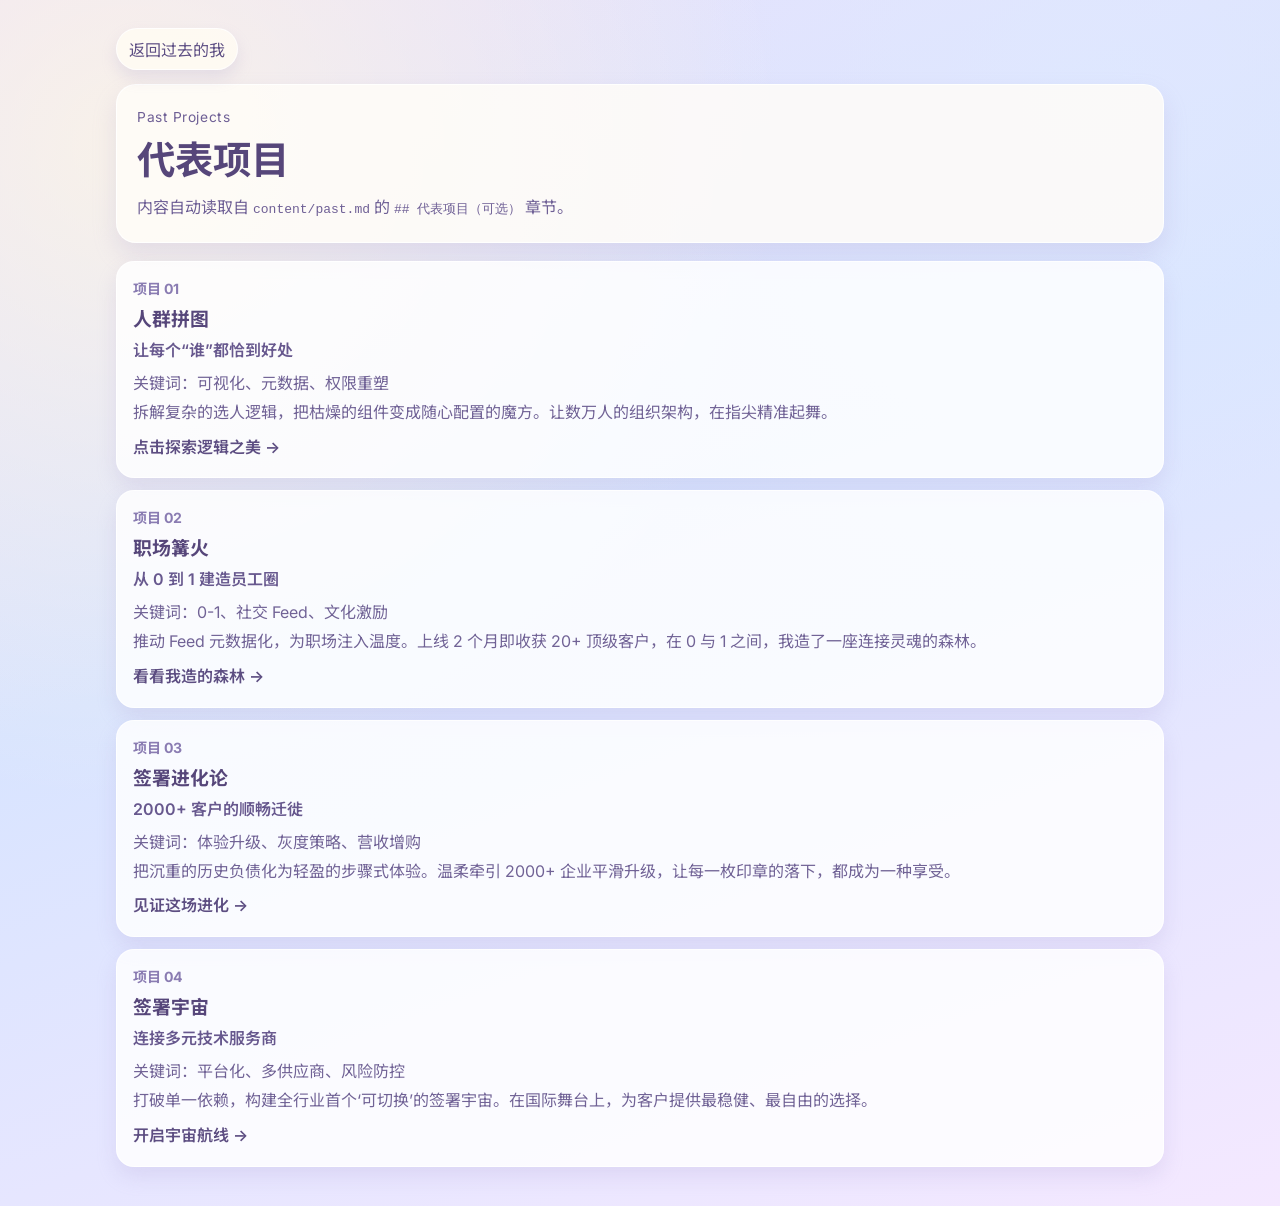
<file: past-projects.html>
<!doctype html>
<html lang="zh-CN">
  <head>
    <meta charset="UTF-8" />
    <meta name="viewport" content="width=device-width, initial-scale=1.0" />
    <title>梁紫原 | 代表项目</title>
    <meta name="description" content="梁紫原的代表项目页，自动读取 past.md 中的项目章节。" />
    <link rel="preconnect" href="https://fonts.googleapis.com" />
    <link rel="preconnect" href="https://fonts.gstatic.com" crossorigin />
    <link
      href="https://fonts.googleapis.com/css2?family=Inter:wght@400;500;600;700;800&family=Noto+Sans+SC:wght@400;500;700;800&display=swap"
      rel="stylesheet"
    />
    <link rel="stylesheet" href="./past-projects.css" />
  </head>
  <body>
    <main class="project-page">
      <a class="back-link" href="./index.html#past">返回过去的我</a>
      <header class="project-header">
        <p class="kicker">Past Projects</p>
        <h1>代表项目</h1>
        <p>内容自动读取自 <code>content/past.md</code> 的 <code>## 代表项目（可选）</code> 章节。</p>
      </header>

      <section class="project-list" id="projectList" aria-live="polite"></section>
    </main>

    <script src="./past-projects.js"></script>
  </body>
</html>
</file>
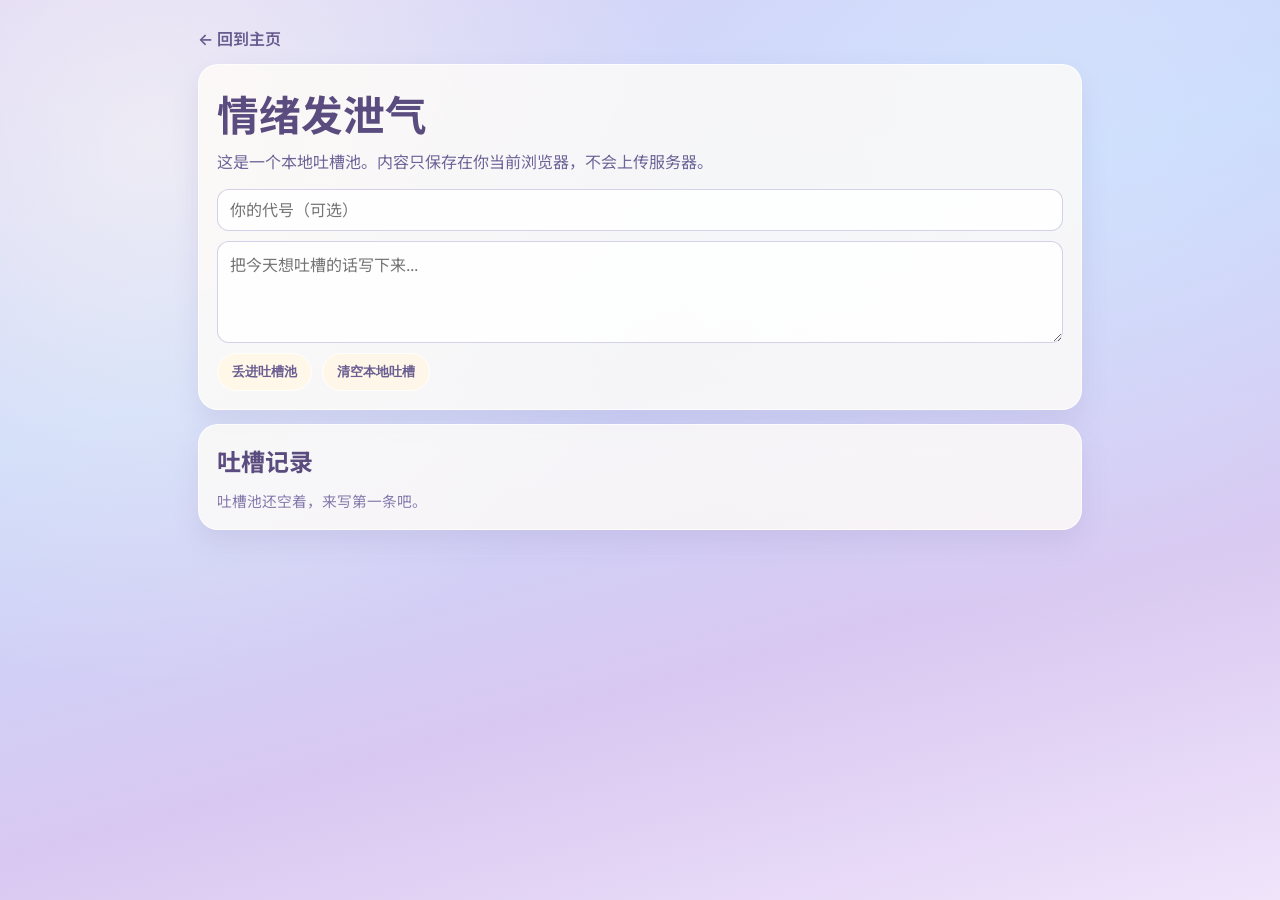
<file: rant.html>
<!doctype html>
<html lang="zh-CN">
  <head>
    <meta charset="UTF-8" />
    <meta name="viewport" content="width=device-width, initial-scale=1.0" />
    <title>情绪发泄气 | 梁紫原</title>
    <link rel="preconnect" href="https://fonts.googleapis.com" />
    <link rel="preconnect" href="https://fonts.gstatic.com" crossorigin />
    <link
      href="https://fonts.googleapis.com/css2?family=Inter:wght@400;500;600;700;800&family=Noto+Sans+SC:wght@400;500;700;800&display=swap"
      rel="stylesheet"
    />
    <link rel="stylesheet" href="./rant.css" />
  </head>
  <body>
    <main class="rant-page">
      <a class="back-link" href="./index.html">← 回到主页</a>
      <section class="rant-card">
        <h1>情绪发泄气</h1>
        <p>这是一个本地吐槽池。内容只保存在你当前浏览器，不会上传服务器。</p>
        <form id="rantForm" class="rant-form">
          <input id="rantAlias" type="text" maxlength="20" placeholder="你的代号（可选）" />
          <textarea
            id="rantText"
            maxlength="240"
            rows="4"
            placeholder="把今天想吐槽的话写下来..."
            required
          ></textarea>
          <div class="actions">
            <button type="submit">丢进吐槽池</button>
            <button type="button" id="clearRantsBtn">清空本地吐槽</button>
          </div>
        </form>
      </section>

      <section class="rant-list-card">
        <h2>吐槽记录</h2>
        <ul id="rantList" class="rant-list"></ul>
      </section>
    </main>

    <div class="toast" id="toast" role="status" aria-live="polite"></div>
    <script src="./rant.js"></script>
  </body>
</html>
</file>
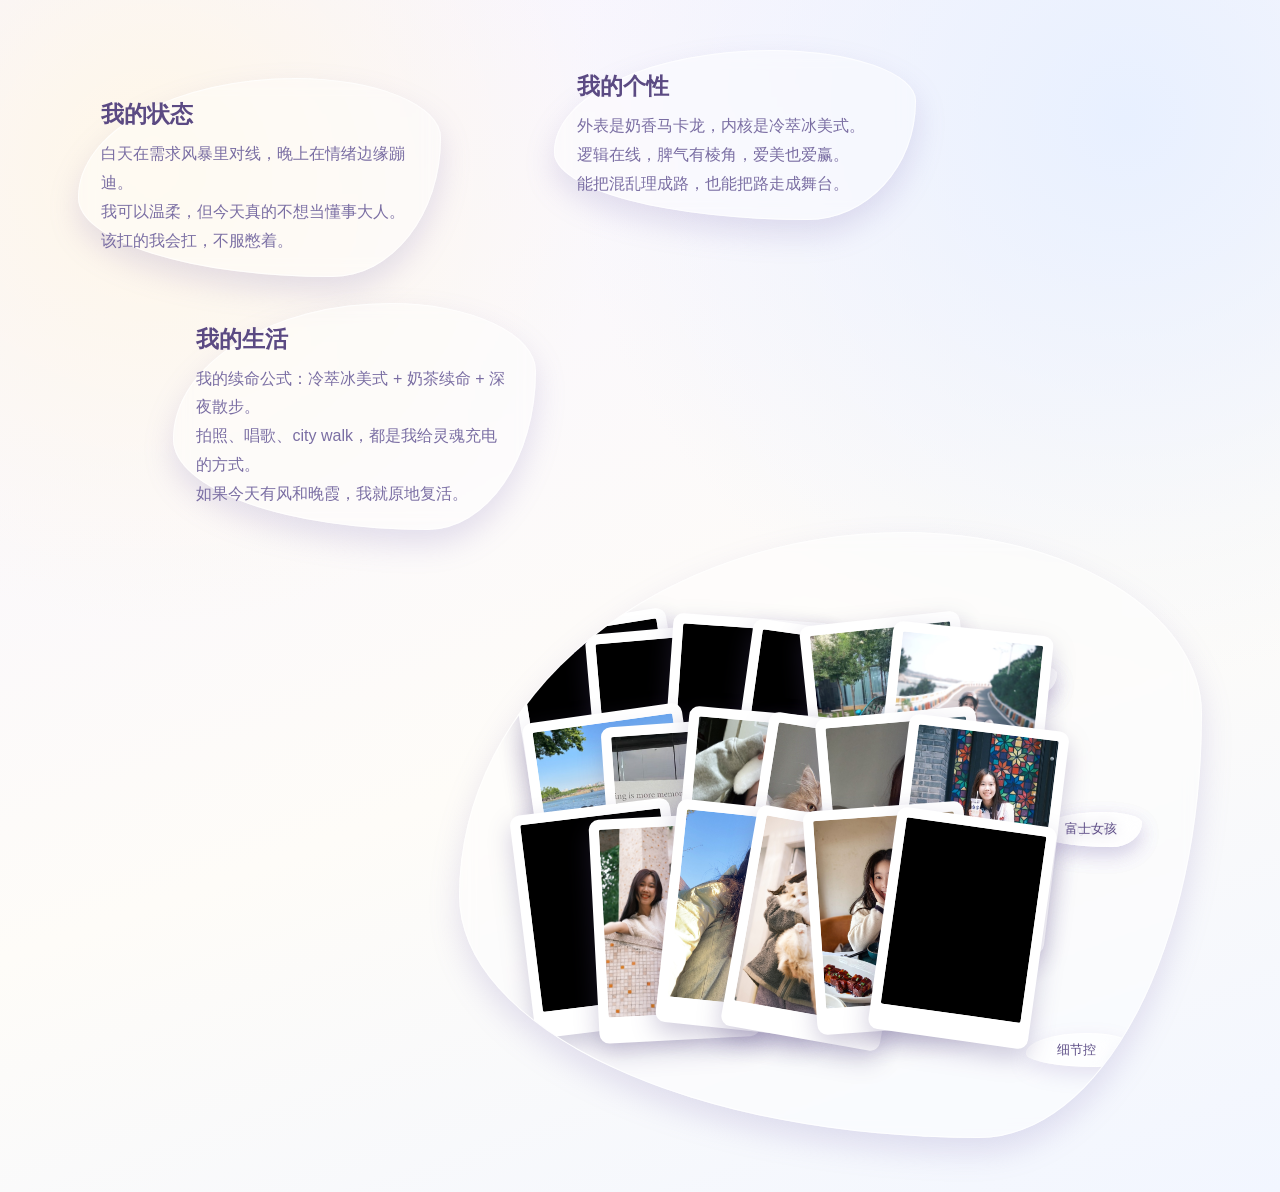
<file: react-present/present-journal-preview-static.html>
<!doctype html><html lang="zh-CN"><head><meta charset="UTF-8" /><meta name="viewport" content="width=device-width, initial-scale=1.0" /><title>Present Journal Static Preview</title><link rel="stylesheet" href="./present-journal.css" /><style>body{margin:0;min-height:100vh;font-family:"Noto Sans SC","PingFang SC","Microsoft YaHei",sans-serif;background:radial-gradient(circle at 12% 14%, #fff7e8 0%, transparent 30%),radial-gradient(circle at 88% 10%, #e8f0ff 0%, transparent 36%),linear-gradient(160deg,#f7f4ff 0%,#fefcf8 58%,#f2f6ff 100%);color:#5b4a83}.wrap{width:min(1200px,95vw);margin:24px auto}</style></head><body><main class="wrap"><section id="present" class="present-journal" aria-label="现在的我灵感手帐"><div class="present-grid present-grid-12"><article class="present-card card-state drift-a" style="--dy:16px"><h3>我的状态</h3><p class="preline">白天在需求风暴里对线，晚上在情绪边缘蹦迪。
我可以温柔，但今天真的不想当懂事大人。
该扛的我会扛，不服憋着。</p></article><article class="present-card card-personality drift-b" style="--dy:-12px"><h3>我的个性</h3><p class="preline">外表是奶香马卡龙，内核是冷萃冰美式。
逻辑在线，脾气有棱角，爱美也爱赢。
能把混乱理成路，也能把路走成舞台。</p></article><article class="present-card card-life drift-c" style="--dy:24px"><h3>我的生活</h3><p class="preline">我的续命公式：冷萃冰美式 + 奶茶续命 + 深夜散步。
拍照、唱歌、city walk，都是我给灵魂充电的方式。
如果今天有风和晚霞，我就原地复活。</p></article><section class="present-card polaroid-zone drift-d" style="--dy:8px"><h3>生活影像墙</h3><div class="polaroid-stack" aria-label="拍立得照片堆"><figure class="polaroid" style="--x:0px;--y:0px;--r:-9deg;--z:1"><img src="../assets/images/present/present-01.jpg" alt="现在的我 1" /></figure><figure class="polaroid" style="--x:72px;--y:10px;--r:-5deg;--z:2"><img src="../assets/images/present/present-02.jpg" alt="现在的我 2" /></figure><figure class="polaroid" style="--x:144px;--y:0px;--r:4deg;--z:3"><img src="../assets/images/present/present-03.jpg" alt="现在的我 3" /></figure><figure class="polaroid" style="--x:216px;--y:10px;--r:8deg;--z:4"><img src="../assets/images/present/present-04.jpg" alt="现在的我 4" /></figure><figure class="polaroid" style="--x:288px;--y:0px;--r:-6deg;--z:5"><img src="../assets/images/present/present-05.jpg" alt="现在的我 5" /></figure><figure class="polaroid" style="--x:360px;--y:10px;--r:6deg;--z:6"><img src="../assets/images/present/present-06.jpg" alt="现在的我 6" /></figure><figure class="polaroid" style="--x:14px;--y:94px;--r:-8deg;--z:7"><img src="../assets/images/present/present-07.jpg" alt="现在的我 7" /></figure><figure class="polaroid" style="--x:86px;--y:104px;--r:-4deg;--z:8"><img src="../assets/images/present/present-08.jpg" alt="现在的我 8" /></figure><figure class="polaroid" style="--x:158px;--y:94px;--r:5deg;--z:9"><img src="../assets/images/present/present-09.jpg" alt="现在的我 9" /></figure><figure class="polaroid" style="--x:230px;--y:104px;--r:9deg;--z:10"><img src="../assets/images/present/present-10.jpg" alt="现在的我 10" /></figure><figure class="polaroid" style="--x:302px;--y:94px;--r:-5deg;--z:11"><img src="../assets/images/present/present-11.jpg" alt="现在的我 11" /></figure><figure class="polaroid" style="--x:374px;--y:104px;--r:7deg;--z:12"><img src="../assets/images/present/present-12.jpg" alt="现在的我 12" /></figure><figure class="polaroid" style="--x:0px;--y:188px;--r:-7deg;--z:13"><img src="../assets/images/present/present-13.jpg" alt="现在的我 13" /></figure><figure class="polaroid" style="--x:72px;--y:198px;--r:-3deg;--z:14"><img src="../assets/images/present/present-14.jpg" alt="现在的我 14" /></figure><figure class="polaroid" style="--x:144px;--y:188px;--r:6deg;--z:15"><img src="../assets/images/present/present-15.jpg" alt="现在的我 15" /></figure><figure class="polaroid" style="--x:216px;--y:198px;--r:10deg;--z:16"><img src="../assets/images/present/present-16.jpg" alt="现在的我 16" /></figure><figure class="polaroid" style="--x:288px;--y:188px;--r:-4deg;--z:17"><img src="../assets/images/present/present-17.jpg" alt="现在的我 17" /></figure><figure class="polaroid" style="--x:360px;--y:198px;--r:8deg;--z:18"><img src="../assets/images/present/present-18.jpg" alt="现在的我 18" /></figure></div><div class="bubble-cloud" aria-label="浮动标签云"><span class="bubble bubble-1">逻辑在线</span><span class="bubble bubble-2">可甜可酷</span><span class="bubble bubble-3">不服憋着</span><span class="bubble bubble-4">city walk</span><span class="bubble bubble-5">冷萃冰美式</span><span class="bubble bubble-6">奶茶续命</span><span class="bubble bubble-7">情绪稳定输出</span><span class="bubble bubble-8">细节控</span><span class="bubble bubble-1">镜头感</span><span class="bubble bubble-2">灵感手帐</span><span class="bubble bubble-3">执行力</span><span class="bubble bubble-4">富士女孩</span></div></section></div></section></main></body></html>
</file>
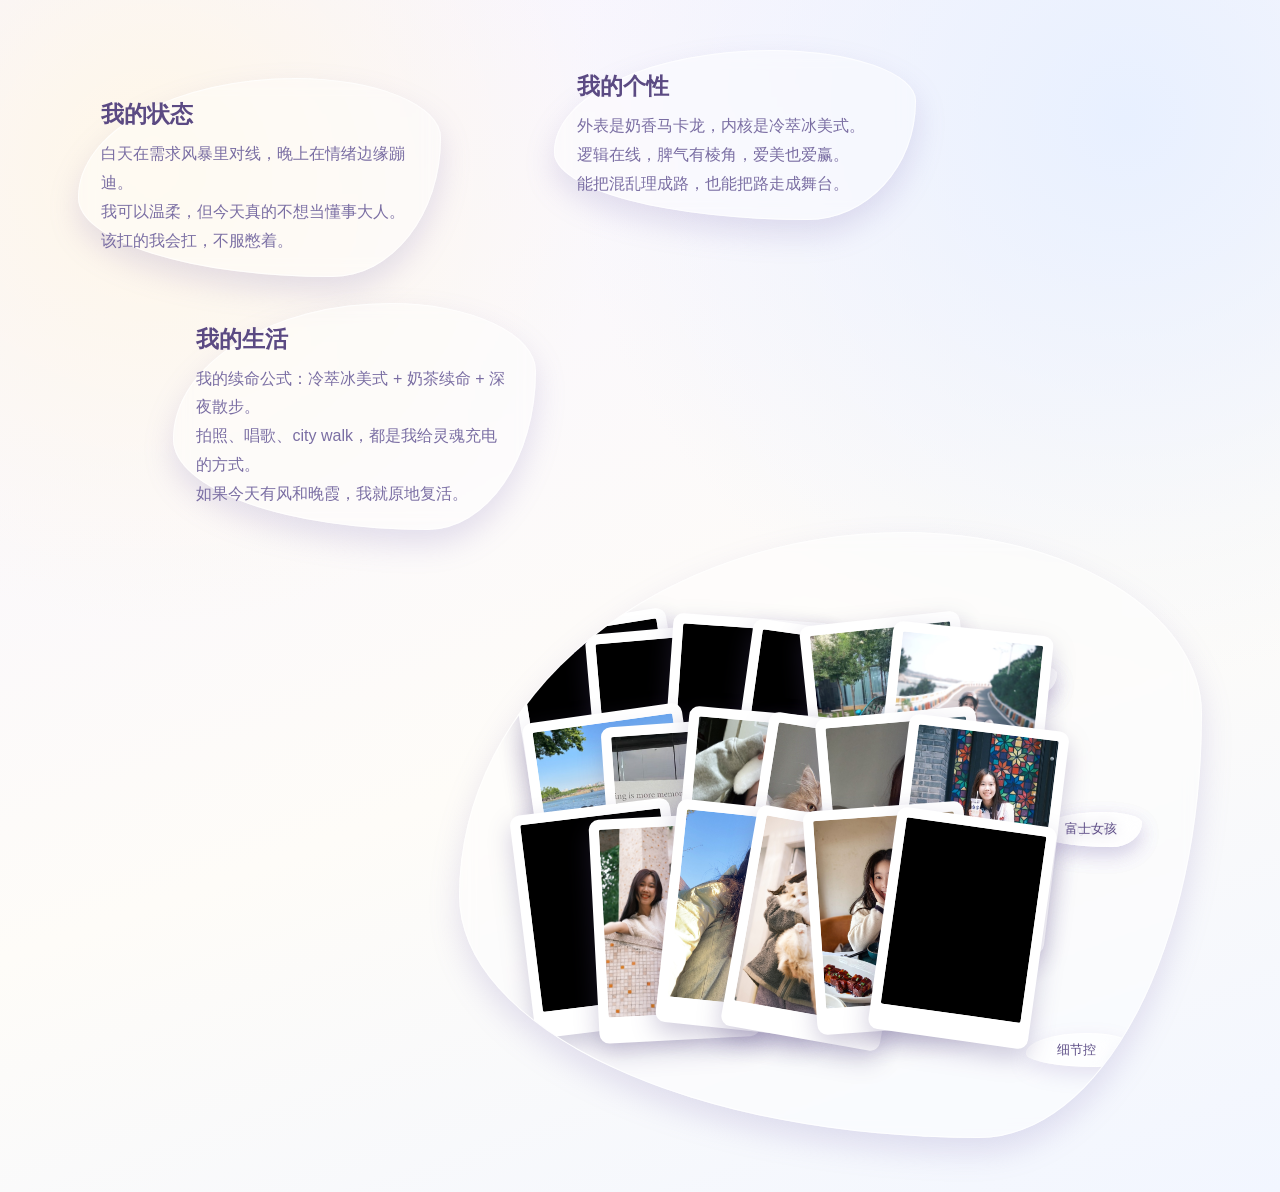
<file: react-present/present-journal-preview.html>
<!doctype html>
<html lang="zh-CN">
  <head>
    <meta charset="UTF-8" />
    <meta name="viewport" content="width=device-width, initial-scale=1.0" />
    <title>Present Journal Preview</title>
    <link rel="stylesheet" href="./present-journal.css" />
    <style>
      body {
        margin: 0;
        min-height: 100vh;
        font-family: "Noto Sans SC", "PingFang SC", "Microsoft YaHei", sans-serif;
        background: radial-gradient(circle at 12% 14%, #fff7e8 0%, transparent 30%),
          radial-gradient(circle at 88% 10%, #e8f0ff 0%, transparent 36%),
          linear-gradient(160deg, #f7f4ff 0%, #fefcf8 58%, #f2f6ff 100%);
        color: #5b4a83;
      }

      .wrap {
        width: min(1200px, 95vw);
        margin: 24px auto;
      }
    </style>
  </head>
  <body>
    <main class="wrap">
      <section id="present" class="present-journal" aria-label="现在的我灵感手帐">
        <div class="present-grid present-grid-12">
          <article class="present-card card-state drift-a" style="--dy: 16px">
            <h3>我的状态</h3>
            <p class="preline" id="copyState"></p>
          </article>

          <article class="present-card card-personality drift-b" style="--dy: -12px">
            <h3>我的个性</h3>
            <p class="preline" id="copyPersonality"></p>
          </article>

          <article class="present-card card-life drift-c" style="--dy: 24px">
            <h3>我的生活</h3>
            <p class="preline" id="copyLife"></p>
          </article>

          <section class="present-card polaroid-zone drift-d" style="--dy: 8px">
            <h3>生活影像墙</h3>
            <div class="polaroid-stack" id="polaroidStack" aria-label="拍立得照片堆"></div>
            <div class="bubble-cloud" id="bubbleCloud" aria-label="浮动标签云"></div>
          </section>
        </div>
      </section>
    </main>

    <script>
      const copy = {
        state:
          "白天在需求风暴里对线，晚上在情绪边缘蹦迪。\n我可以温柔，但今天真的不想当懂事大人。\n该扛的我会扛，不服憋着。",
        personality:
          "外表是奶香马卡龙，内核是冷萃冰美式。\n逻辑在线，脾气有棱角，爱美也爱赢。\n能把混乱理成路，也能把路走成舞台。",
        life:
          "我的续命公式：冷萃冰美式 + 奶茶续命 + 深夜散步。\n拍照、唱歌、city walk，都是我给灵魂充电的方式。\n如果今天有风和晚霞，我就原地复活。"
      };

      document.getElementById("copyState").textContent = copy.state;
      document.getElementById("copyPersonality").textContent = copy.personality;
      document.getElementById("copyLife").textContent = copy.life;

      const presentTags = [
        "逻辑在线",
        "可甜可酷",
        "不服憋着",
        "city walk",
        "冷萃冰美式",
        "奶茶续命",
        "情绪稳定输出",
        "细节控",
        "镜头感",
        "灵感手帐",
        "执行力",
        "富士女孩"
      ];

      const stack = document.getElementById("polaroidStack");
      for (let index = 0; index < 18; index += 1) {
        const seq = String(index + 1).padStart(2, "0");
        const src = `../assets/images/present/present-${seq}.jpg`;
        const col = index % 6;
        const row = Math.floor(index / 6);
        const rotateBase = [-9, -5, 4, 8, -6, 6][col];
        const x = col * 72 + (row % 2 === 0 ? 0 : 14);
        const y = row * 94 + (col % 2 === 0 ? 0 : 10);
        const rotate = rotateBase + row;

        const figure = document.createElement("figure");
        figure.className = "polaroid";
        figure.style.setProperty("--x", `${x}px`);
        figure.style.setProperty("--y", `${y}px`);
        figure.style.setProperty("--r", `${rotate}deg`);
        figure.style.setProperty("--z", String(index + 1));

        const img = document.createElement("img");
        img.src = src;
        img.alt = `现在的我 ${index + 1}`;
        img.loading = "lazy";
        img.decoding = "async";
        figure.appendChild(img);
        stack.appendChild(figure);
      }

      const cloud = document.getElementById("bubbleCloud");
      presentTags.forEach((tag, index) => {
        const bubble = document.createElement("span");
        bubble.className = `bubble bubble-${(index % 8) + 1}`;
        bubble.textContent = tag;
        cloud.appendChild(bubble);
      });
    </script>
  </body>
</html>
</file>
<file: past-projects.css>
:root {
  --ink: #56467a;
  --muted: #7f72a4;
}

* {
  box-sizing: border-box;
}

body {
  margin: 0;
  min-height: 100vh;
  color: var(--ink);
  background:
    radial-gradient(circle at 10% 12%, rgba(255, 248, 226, 0.72) 0%, rgba(255, 248, 226, 0) 42%),
    radial-gradient(circle at 85% 8%, rgba(223, 234, 255, 0.65) 0%, rgba(223, 234, 255, 0) 40%),
    linear-gradient(160deg, #eadffb 0%, #d8e4ff 44%, #f4e8ff 100%);
  font-family: "Inter", "Noto Sans SC", "PingFang SC", "Microsoft YaHei", sans-serif;
}

.project-page {
  width: min(1080px, 100%);
  margin: 0 auto;
  padding: 28px 16px 40px;
}

.back-link {
  display: inline-block;
  text-decoration: none;
  color: #5e4f84;
  padding: 8px 12px;
  border-radius: 999px;
  border: 1px solid rgba(255, 255, 255, 0.8);
  background: rgba(255, 252, 244, 0.84);
  box-shadow: 0 8px 16px rgba(161, 148, 200, 0.2);
}

.project-header {
  margin-top: 14px;
  margin-bottom: 18px;
  padding: 20px;
  border-radius: 20px;
  border: 1px solid rgba(255, 255, 255, 0.84);
  background: rgba(255, 253, 248, 0.84);
  box-shadow: 0 12px 24px rgba(158, 145, 199, 0.2);
}

.kicker {
  margin: 0 0 4px;
  color: var(--muted);
  font-size: 0.86rem;
  letter-spacing: 0.04em;
}

.project-header h1 {
  margin: 0 0 8px;
  font-size: clamp(1.8rem, 3vw, 2.4rem);
}

.project-header p {
  margin: 0;
  color: #6e5f95;
  line-height: 1.76;
}

.project-list {
  display: grid;
  gap: 12px;
}

.project-card {
  padding: 16px;
  border-radius: 18px;
  border: 1px solid rgba(255, 255, 255, 0.84);
  background: rgba(255, 255, 255, 0.82);
  box-shadow: 0 10px 20px rgba(163, 149, 204, 0.2);
}

.project-id {
  margin: 0 0 6px;
  color: #8a7cb2;
  font-weight: 700;
  font-size: 0.88rem;
}

.project-card h2 {
  margin: 0 0 6px;
  font-size: 1.18rem;
}

.project-subtitle {
  margin: 0 0 8px;
  color: #67588e;
  font-weight: 600;
}

.project-keywords,
.project-desc,
.project-cta {
  margin: 0;
  color: #716396;
  line-height: 1.8;
}

.project-cta {
  margin-top: 6px;
  color: #5d4e82;
  font-weight: 600;
}

.project-empty {
  padding: 14px 16px;
  border-radius: 14px;
  color: #73669a;
  background: rgba(255, 253, 248, 0.84);
  border: 1px solid rgba(255, 255, 255, 0.82);
}
</file>
<file: rant.css>
:root {
  --ink: #5a4c7f;
  --bg1: #d8cff6;
  --bg2: #c8d8fb;
  --bg3: #f0e4fb;
}

* {
  box-sizing: border-box;
}

body {
  margin: 0;
  font-family: "Inter", "Noto Sans SC", "SF Pro Text", "PingFang SC", "Microsoft YaHei", sans-serif;
  color: var(--ink);
  min-height: 100vh;
  background:
    radial-gradient(circle at 12% 16%, rgba(255, 251, 243, 0.62) 0%, rgba(255, 251, 243, 0) 40%),
    radial-gradient(circle at 82% 12%, rgba(217, 235, 255, 0.5) 0%, rgba(217, 235, 255, 0) 40%),
    linear-gradient(165deg, var(--bg1) 0%, var(--bg2) 36%, #d9c8f1 70%, var(--bg3) 100%);
}

.rant-page {
  width: min(920px, 100%);
  margin: 0 auto;
  padding: 26px 18px 40px;
}

.back-link {
  text-decoration: none;
  color: #675a8e;
  font-weight: 600;
}

.rant-card,
.rant-list-card {
  margin-top: 14px;
  background: rgba(255, 253, 248, 0.8);
  border: 1px solid rgba(255, 255, 255, 0.8);
  border-radius: 20px;
  padding: 18px;
  box-shadow: 0 12px 24px rgba(161, 152, 202, 0.24);
}

h1 {
  margin: 0 0 6px;
  font-size: clamp(1.8rem, 5vw, 2.6rem);
}

h2 {
  margin: 0 0 12px;
}

p {
  margin-top: 0;
  color: #6e6498;
}

.rant-form {
  display: grid;
  gap: 10px;
}

.rant-form input,
.rant-form textarea {
  width: 100%;
  border: 1px solid rgba(181, 169, 215, 0.55);
  border-radius: 12px;
  background: rgba(255, 255, 255, 0.82);
  color: #5c4f82;
  padding: 10px 12px;
  font: inherit;
}

.actions {
  display: flex;
  gap: 10px;
  flex-wrap: wrap;
}

.actions button {
  border: 1px solid rgba(255, 255, 255, 0.82);
  background: rgba(255, 248, 230, 0.88);
  color: #685c90;
  padding: 9px 14px;
  border-radius: 999px;
  cursor: pointer;
  font-weight: 600;
}

.rant-list {
  margin: 0;
  padding: 0;
  list-style: none;
  display: grid;
  gap: 10px;
}

.rant-item {
  background: rgba(255, 255, 255, 0.76);
  border: 1px solid rgba(255, 255, 255, 0.84);
  border-radius: 14px;
  padding: 10px 12px;
}

.rant-item p {
  margin: 0;
  color: #5d507f;
}

.rant-meta {
  margin-bottom: 4px;
  color: #8779ad;
  font-size: 0.82rem;
}

.rant-delete {
  margin-top: 8px;
  border: 1px solid rgba(255, 255, 255, 0.86);
  background: rgba(255, 249, 234, 0.86);
  color: #796ca3;
  border-radius: 999px;
  padding: 5px 10px;
  font-size: 0.78rem;
  cursor: pointer;
}

.rant-empty {
  color: #877bad;
  font-size: 0.92rem;
}

.toast {
  position: fixed;
  bottom: 18px;
  left: 50%;
  transform: translateX(-50%) translateY(12px);
  background: rgba(119, 106, 156, 0.92);
  color: #fffef9;
  border-radius: 999px;
  padding: 8px 14px;
  font-size: 0.92rem;
  opacity: 0;
  transition: all 0.3s ease;
}

.toast.show {
  opacity: 1;
  transform: translateX(-50%) translateY(0);
}
</file>
<file: react-present/present-journal.css>
.present-journal {
  --glass: rgba(255, 255, 255, 0.4);
  --ink: #5b4a83;
  --ink-soft: #7a6ea3;
  --stroke: rgba(255, 255, 255, 0.72);
  --shadow: 0 14px 30px rgba(138, 123, 187, 0.22);
  position: relative;
  padding: clamp(22px, 3vw, 40px);
}

.present-grid-12 {
  display: grid;
  grid-template-columns: repeat(12, minmax(0, 1fr));
  gap: 18px;
  align-items: start;
}

.present-card {
  background: var(--glass);
  border: 1px solid var(--stroke);
  box-shadow: var(--shadow);
  backdrop-filter: blur(8px);
  -webkit-backdrop-filter: blur(8px);
  border-radius: 60% 40% 30% 70% / 60% 30% 70% 40%;
  padding: 20px 22px;
  color: var(--ink);
  transform: translateY(var(--dy, 0));
}

.present-card h3 {
  margin: 0 0 10px;
  font-size: clamp(1.12rem, 1.9vw, 1.42rem);
}

.preline {
  white-space: pre-line;
  line-height: 1.8;
  margin: 0;
  color: var(--ink-soft);
}

.card-state {
  grid-column: 1 / span 4;
}

.card-personality {
  grid-column: 6 / span 4;
}

.card-life {
  grid-column: 2 / span 4;
}

.polaroid-zone {
  grid-column: 5 / -1;
  min-height: 560px;
  padding: 22px;
  position: relative;
  overflow: hidden;
}

.polaroid-zone h3 {
  margin-bottom: 16px;
}

.polaroid-stack {
  position: relative;
  height: 420px;
  margin-right: 16px;
}

.polaroid {
  position: absolute;
  left: var(--x, 0px);
  top: var(--y, 0px);
  z-index: var(--z, 1);
  width: clamp(104px, 11vw, 156px);
  background: #fff;
  border: 10px solid #fff;
  border-bottom-width: 26px;
  box-shadow: 0 10px 24px rgba(85, 72, 128, 0.28);
  transform: rotate(var(--r, 0deg));
  transition: all 0.4s ease;
  border-radius: 10px;
}

.polaroid img {
  width: 100%;
  aspect-ratio: 3 / 4;
  object-fit: cover;
  display: block;
  border-radius: 2px;
}

.polaroid-stack:hover .polaroid {
  z-index: calc(100 - var(--z));
  filter: saturate(0.96);
}

.polaroid-stack:hover .polaroid:hover {
  transform: scale(1.1) rotate(0deg);
  z-index: 100 !important;
  filter: saturate(1.08);
}

.bubble-cloud {
  position: absolute;
  inset: 56px 16px 16px 16px;
  pointer-events: none;
}

.bubble {
  position: absolute;
  display: inline-flex;
  align-items: center;
  justify-content: center;
  min-width: 76px;
  max-width: 170px;
  padding: 8px 12px;
  font-size: 0.8rem;
  line-height: 1.3;
  color: #5f4f88;
  background: rgba(255, 255, 255, 0.5);
  border: 1px solid rgba(255, 255, 255, 0.74);
  backdrop-filter: blur(8px);
  -webkit-backdrop-filter: blur(8px);
  box-shadow: 0 8px 20px rgba(127, 111, 176, 0.18);
  border-radius: 60% 40% 30% 70% / 60% 30% 70% 40%;
  pointer-events: auto;
}

.bubble-1 {
  top: 8%;
  left: 6%;
}

.bubble-2 {
  top: 14%;
  right: 18%;
}

.bubble-3 {
  top: 34%;
  left: 44%;
}

.bubble-4 {
  top: 42%;
  right: 6%;
}

.bubble-5 {
  top: 56%;
  left: 10%;
}

.bubble-6 {
  top: 62%;
  right: 25%;
}

.bubble-7 {
  bottom: 18%;
  left: 38%;
}

.bubble-8 {
  bottom: 10%;
  right: 8%;
}

@media (max-width: 1100px) {
  .card-state,
  .card-personality,
  .card-life,
  .polaroid-zone {
    grid-column: span 12;
  }

  .polaroid-zone {
    min-height: 680px;
  }
}

@media (max-width: 760px) {
  .present-card {
    border-radius: 26px;
    padding: 16px;
  }

  .polaroid-stack {
    height: 360px;
  }

  .bubble {
    font-size: 0.72rem;
  }
}
</file>
